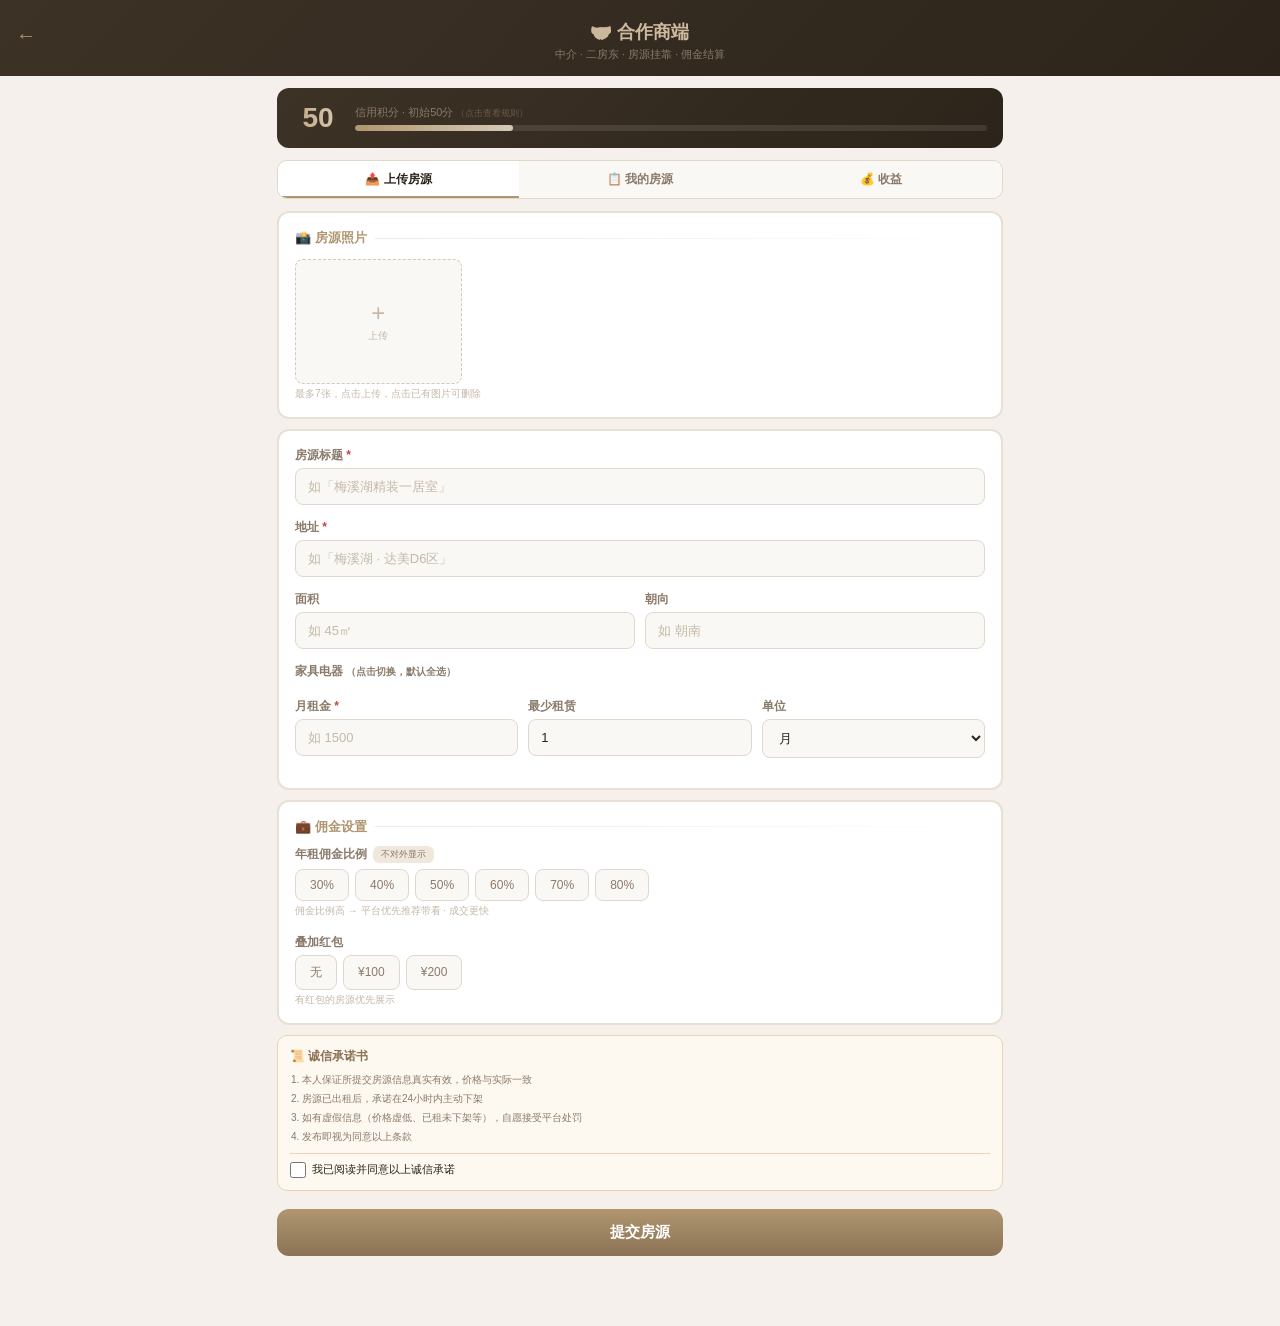
<file: partner.html>
<!DOCTYPE html>
<html lang="zh-CN">
<head>
    <meta charset="UTF-8"><meta name="viewport" content="width=device-width,initial-scale=1.0,maximum-scale=1.0,user-scalable=no">
    <title>金城公寓 - 合作商</title>
    <link rel="manifest" href="/manifest.json">
    <meta name="apple-mobile-web-app-capable" content="yes">
    <meta name="apple-mobile-web-app-status-bar-style" content="black-translucent">
    <meta name="apple-mobile-web-app-title" content="金城租房">
    <link rel="icon" type="image/svg+xml" href="/icon.svg">
    <link rel="apple-touch-icon" href="/icon-192.svg">
    <style>
        *{margin:0;padding:0;box-sizing:border-box;font-family:"微软雅黑","PingFang SC",sans-serif}
        body{background:#f5f0eb;min-height:100vh;color:#2c241a}
        .header{background:linear-gradient(135deg,#3d3226,#2c241a);color:#d4c9b8;padding:20px 16px 14px;position:relative}
        .header .back{position:absolute;left:12px;top:20px;font-size:20px;cursor:pointer;color:#b09670;padding:4px}
        .header h1{font-size:18px;font-weight:bold;text-align:center;background:linear-gradient(90deg,#c4a882,#d4c9b8);-webkit-background-clip:text;-webkit-text-fill-color:transparent}
        .header .sub{text-align:center;font-size:11px;color:#8a7a6a;margin-top:3px}
        .container{max-width:750px;margin:0 auto;padding:12px;padding-bottom:70px}
        .section-title{font-size:13px;font-weight:bold;color:#b09670;margin:14px 0 8px;display:flex;align-items:center;gap:8px}
        .section-title:after{content:'';flex:1;height:1px;background:linear-gradient(90deg,rgba(180,150,110,0.2),transparent)}
        .card{background:#fff;border-radius:12px;padding:16px;border:2px solid #e8e0d4;margin-bottom:10px}
        .form-group{margin-bottom:14px}
        .form-group label{font-size:12px;color:#8a7a6a;display:block;margin-bottom:4px;font-weight:600}
        .form-group input,.form-group select,.form-group textarea{width:100%;padding:10px 12px;border-radius:8px;border:1.5px solid #e0d8cc;background:#faf8f5;font-size:13px;outline:none;color:#2c241a;transition:border 0.2s}
        .form-group input:focus,.form-group select:focus,.form-group textarea:focus{border-color:#b09670}
        .form-group input::placeholder,.form-group textarea::placeholder{color:#c4b8a8}
        .form-group textarea{resize:vertical;min-height:60px;font-family:inherit}
        .form-row{display:flex;gap:10px}
        .form-row .form-group{flex:1}
        .form-hint{font-size:10px;color:#c4b8a8;margin-top:3px}
        .photo-grid{display:grid;grid-template-columns:repeat(4,1fr);gap:8px}
        .photo-grid .photo-box{aspect-ratio:4/3;border-radius:8px;border:1.5px dashed #d4c8b8;display:flex;flex-direction:column;align-items:center;justify-content:center;font-size:24px;color:#c4b8a8;cursor:pointer;overflow:hidden;position:relative;background:#faf8f5}
        .photo-grid .photo-box:active{background:#f0ebe4}
        .photo-grid .photo-box img{width:100%;height:100%;object-fit:cover}
        .photo-grid .photo-box .del{position:absolute;top:3px;right:3px;width:18px;height:18px;border-radius:50%;background:rgba(200,80,60,0.85);color:#fff;font-size:10px;display:flex;align-items:center;justify-content:center;cursor:pointer;z-index:2}
        .photo-grid .photo-box .num{position:absolute;bottom:3px;left:3px;font-size:9px;color:#fff;background:rgba(0,0,0,0.4);padding:1px 5px;border-radius:4px}
        .photo-grid .photo-box .add-text{font-size:10px;color:#c4b8a8;margin-top:2px}
        .commission-label{display:flex;align-items:center;gap:6px}
        .commission-label .badge{font-size:9px;background:#f0e8dc;color:#8a7a6a;padding:2px 8px;border-radius:6px}
        .tag-select{display:flex;gap:6px;flex-wrap:wrap}
        .tag-select .tag{display:flex;align-items:center;gap:4px;padding:8px 14px;border-radius:8px;border:1.5px solid #e0d8cc;background:#faf8f5;cursor:pointer;font-size:12px;color:#8a7a6a;transition:all 0.15s}
        .tag-select .tag:active{transform:scale(0.96)}
        .tag-select .tag.selected{border-color:#b09670;background:#f5ede0;color:#8a7355;font-weight:600}
        .tag-select .tag input[type=radio]{display:none}
        .submit-btn{width:100%;padding:14px;border:none;border-radius:12px;font-size:15px;font-weight:700;cursor:pointer;background:linear-gradient(180deg,#b09670,#8a7355);color:#fff;margin-top:6px}
        .submit-btn:active{transform:scale(0.97)}
        .submit-btn:disabled{opacity:0.5;cursor:not-allowed}
        .tabs{display:flex;gap:0;margin-bottom:12px;border-radius:10px;overflow:hidden;border:1.5px solid #e0d8cc}
        .tabs .tab{flex:1;padding:10px;text-align:center;font-size:12px;font-weight:600;cursor:pointer;background:#faf8f5;color:#8a7a6a;transition:all 0.15s}
        .tabs .tab.active{background:#fff;color:#2c241a;box-shadow:inset 0 -2px 0 #b09670}
        .page{display:none}
        .page.show{display:block}
        .empty-state{text-align:center;padding:30px 20px;color:#c4b8a8;font-size:13px;line-height:1.6}

        /* 信用分 */
        .credit-banner{background:linear-gradient(135deg,#3d3226,#2c241a);border-radius:12px;padding:14px 16px;margin-bottom:12px;display:flex;align-items:center;gap:12px}
        .credit-banner .score{font-size:28px;font-weight:bold;background:linear-gradient(90deg,#c4a882,#d4c9b8);-webkit-background-clip:text;-webkit-text-fill-color:transparent;min-width:50px;text-align:center}
        .credit-banner .info{flex:1}
        .credit-banner .info .lbl{font-size:11px;color:#8a7a6a}
        .credit-banner .info .bar-wrap{height:6px;background:rgba(255,255,255,0.1);border-radius:3px;margin-top:5px;overflow:hidden}
        .credit-banner .info .bar-fill{height:100%;border-radius:3px;transition:width 0.5s;background:linear-gradient(90deg,#b09670,#d4c9b8)}
        .credit-banner .warning{font-size:10px;color:#c86a5a;font-weight:600;background:rgba(200,80,60,0.1);padding:4px 10px;border-radius:6px;border:1px solid rgba(200,80,60,0.15)}

        /* 房源卡片（我的房源） */
        .my-listing{background:#fff;border-radius:12px;border:2px solid #e8e0d4;margin-bottom:8px;overflow:hidden}
        .my-listing .top{padding:12px 14px;display:flex;justify-content:space-between;align-items:flex-start}
        .my-listing .top h4{font-size:14px;color:#2c241a;font-weight:600}
        .my-listing .top .st{padding:2px 10px;border-radius:10px;font-size:10px;font-weight:bold}
        .my-listing .top .st.live{background:#e8f0e0;color:#5a7a4a}
        .my-listing .top .st.off{background:#f0e0dc;color:#8a5a4a}
        .my-listing .meta{padding:0 14px 8px;font-size:11px;color:#8a7a6a;line-height:1.5}
        .my-listing .meta .comm-tag{display:inline-block;padding:1px 6px;border-radius:4px;font-size:9px;background:#f5e6cc;color:#8b7355;margin:1px}
        .my-listing .meta .redpack-tag{background:#f5d0d0;color:#8a3a3a}
        .my-listing .btns{display:flex;border-top:1px solid #f0ebe3}
        .my-listing .btns button{flex:1;padding:10px;border:none;font-size:11px;font-weight:600;cursor:pointer;background:#faf8f5;color:#8a7a6a;transition:all 0.1s}
        .my-listing .btns button:active{background:#f0ebe4}
        .my-listing .btns button.danger{color:#c86a5a}
        .my-listing .btns button.green{color:#5a8a4a}
        .my-listing .thumbs{display:flex;gap:3px;padding:0 14px 8px;overflow-x:auto}
        .my-listing .thumbs img{width:50px;height:38px;border-radius:4px;object-fit:cover;border:1px solid #e8e0d4;flex-shrink:0}

        /* 诚信协议 */
        .agreement{background:#fdf8f0;border:1.5px solid #e8d4b8;border-radius:10px;padding:12px;margin-bottom:12px}
        .agreement .title{font-size:12px;font-weight:700;color:#8a7355;margin-bottom:6px}
        .agreement .rules{font-size:10px;color:#8a7a6a;line-height:1.7;padding-left:12px}
        .agreement .rules li{margin-bottom:2px}
        .agreement .check{display:flex;align-items:center;gap:6px;margin-top:8px;padding-top:8px;border-top:1px solid #e8d4b8}
        .agreement .check input{width:16px;height:16px;cursor:pointer}
        .agreement .check label{font-size:11px;color:#2c241a;cursor:pointer}

        /* 家具电器勾选网格 */
        .appliance-grid{display:grid;grid-template-columns:repeat(4,1fr);gap:6px;margin-top:4px}
        .appliance-grid .app-item{display:flex;align-items:center;gap:4px;padding:6px 8px;border-radius:8px;border:1.5px solid #e0d8cc;background:#faf8f5;cursor:pointer;font-size:11px;color:#8a7a6a;transition:all 0.12s;user-select:none}
        .appliance-grid .app-item:active{transform:scale(0.96)}
        .appliance-grid .app-item.checked{border-color:#b09670;background:#f5ede0;color:#8a7355;font-weight:600}

        /* 信用规则弹窗 */
        .rule-pop{position:fixed;top:0;left:0;right:0;bottom:0;background:rgba(0,0,0,0.5);z-index:200;display:none;align-items:center;justify-content:center}
        .rule-pop.show{display:flex}
        .rule-pop .box{background:#fff;border-radius:16px;padding:20px;max-width:320px;width:90%;max-height:70vh;overflow-y:auto}
        .rule-pop .box h3{font-size:15px;color:#2c241a;margin-bottom:10px}
        .rule-pop .box .r{display:flex;justify-content:space-between;padding:6px 0;font-size:11px;border-bottom:1px solid #f0ebe3}
        .rule-pop .box .r span{color:#2c241a}
        .rule-pop .box .r .p{font-weight:bold}
        .rule-pop .box .r .p.green{color:#5a8a4a}
        .rule-pop .box .r .p.red{color:#c86a5a}
        .rule-pop .box .close-btn{width:100%;padding:10px;border:none;border-radius:8px;background:#b09670;color:#fff;font-size:13px;font-weight:600;cursor:pointer;margin-top:12px}
    </style>
<script>if('serviceWorker' in navigator){window.addEventListener('load',function(){navigator.serviceWorker.register('/sw.js');});}</script>
</head>
<body>
    <div class="header">
        <div class="back" onclick="history.back()">←</div>
        <h1>🤝 合作商端</h1>
        <div class="sub">中介 · 二房东 · 房源挂靠 · 佣金结算</div>
    </div>

    <div class="container">
        <!-- 信用分 -->
        <div class="credit-banner" id="creditBanner" onclick="showRules()">
            <div class="score" id="creditScore">50</div>
            <div class="info">
                <div class="lbl">信用积分 · 初始50分 <span style="font-size:9px;color:#6a5a4a;">（点击查看规则）</span></div>
                <div class="bar-wrap"><div class="bar-fill" id="creditBar" style="width:25%"></div></div>
            </div>
            <div id="creditWarn" class="warning" style="display:none">⚠️ 低于40</div>
        </div>

        <div class="tabs">
            <div class="tab active" onclick="switchTab('upload')">📤 上传房源</div>
            <div class="tab" onclick="switchTab('my')">📋 我的房源</div>
            <div class="tab" onclick="switchTab('earn')">💰 收益</div>
        </div>

        <!-- ===== 上传房源 ===== -->
        <div class="page show" id="pageUpload">
            <div class="card">
                <div class="section-title" style="margin:0 0 12px 0">📸 房源照片</div>
                <div class="photo-grid" id="photoGrid">
                    <div class="photo-box" onclick="addPhoto(0)"><span>+</span><span class="add-text">上传</span></div>
                </div>
                <div class="form-hint">最多7张，点击上传，点击已有图片可删除</div>
            </div>

            <div class="card">
                <div class="form-group"><label>房源标题 <span style="color:#c44">*</span></label><input id="title" placeholder="如「梅溪湖精装一居室」"></div>
                <div class="form-group"><label>地址 <span style="color:#c44">*</span></label><input id="address" placeholder="如「梅溪湖 · 达美D6区」"></div>
                <div class="form-row">
                    <div class="form-group"><label>面积</label><input id="area" placeholder="如 45㎡"></div>
                    <div class="form-group"><label>朝向</label><input id="orient" placeholder="如 朝南"></div>
                </div>
                <div class="form-group"><label>家具电器 <span style="font-size:10px;color:#8a7a6a;">（点击切换，默认全选）</span></label><div class="appliance-grid" id="applianceGrid"></div><input type="hidden" id="appliances"></div>
                <div class="form-row">
                    <div class="form-group"><label>月租金 <span style="color:#c44">*</span></label><input id="price" type="number" placeholder="如 1500" min="1"></div>
                    <div class="form-group"><label>最少租赁</label><input id="minRent" type="number" placeholder="1" min="1" value="1"></div>
                    <div class="form-group"><label>单位</label>
                        <select id="minRentUnit"><option value="月">月</option><option value="天">天</option><option value="年">年</option></select>
                    </div>
                </div>
            </div>

            <div class="card">
                <div class="section-title" style="margin:0 0 10px 0">💼 佣金设置</div>
                <div class="commission-label">
                    <span style="font-size:12px;font-weight:600;color:#8a7a6a;">年租佣金比例</span>
                    <span class="badge">不对外显示</span>
                </div>
                <div class="tag-select" style="margin-top:6px">
                    <span class="tag" onclick="selectCommission(this,30)">30%</span>
                    <span class="tag" onclick="selectCommission(this,40)">40%</span>
                    <span class="tag active" onclick="selectCommission(this,50)">50%</span>
                    <span class="tag" onclick="selectCommission(this,60)">60%</span>
                    <span class="tag" onclick="selectCommission(this,70)">70%</span>
                    <span class="tag" onclick="selectCommission(this,80)">80%</span>
                </div>
                <div class="form-hint">佣金比例高 → 平台优先推荐带看 · 成交更快</div>

                <div style="margin-top:14px;">
                    <label style="font-size:12px;color:#8a7a6a;font-weight:600;">叠加红包</label>
                    <div class="tag-select" style="margin-top:4px">
                        <span class="tag active" onclick="selectRedpack(this,0)">无</span>
                        <span class="tag" onclick="selectRedpack(this,100)">¥100</span>
                        <span class="tag" onclick="selectRedpack(this,200)">¥200</span>
                    </div>
                    <div class="form-hint">有红包的房源优先展示</div>
                </div>
            </div>

            <!-- 诚信协议 -->
            <div class="agreement">
                <div class="title">📜 诚信承诺书</div>
                <ol class="rules">
                    <li>本人保证所提交房源信息真实有效，价格与实际一致</li>
                    <li>房源已出租后，承诺在24小时内主动下架</li>
                    <li>如有虚假信息（价格虚低、已租未下架等），自愿接受平台处罚</li>
                    <li>发布即视为同意以上条款</li>
                </ol>
                <div class="check">
                    <input type="checkbox" id="agreeCheck">
                    <label for="agreeCheck" onclick="">我已阅读并同意以上诚信承诺</label>
                </div>
            </div>

            <button class="submit-btn" id="submitBtn" onclick="submitListing()">提交房源</button>
        </div>

        <!-- ===== 我的房源 ===== -->
        <div class="page" id="pageMy">
            <div id="myListings"><div class="empty-state">加载中...</div></div>
        </div>

        <!-- ===== 收益 ===== -->
        <div class="page" id="pageEarn">
            <div style="display:flex;gap:6px;margin-bottom:10px">
                <span class="tab-comm active" id="tabComm" onclick="switchEarnTab('comm')" style="flex:1;text-align:center;padding:8px;border-radius:8px;font-size:12px;font-weight:600;background:#b09670;color:#fff;cursor:pointer">佣金记录</span>
                <span class="tab-view" id="tabView" onclick="switchEarnTab('view')" style="flex:1;text-align:center;padding:8px;border-radius:8px;font-size:12px;font-weight:600;background:#f0e8dc;color:#8a7a6a;cursor:pointer">带看记录</span>
            </div>
            <div id="earnContent"><div class="empty-state">📊 加载中...</div></div>
        </div>
    </div>

    <!-- 信用规则弹窗 -->
    <div class="rule-pop" id="rulePop" onclick="if(event.target===this)closeRules()">
        <div class="box">
            <h3>📋 信用积分规则</h3>
            <div class="r"><span>初始积分</span><span class="p">50分</span></div>
            <div class="r"><span>✅ 提交房源审核通过</span><span class="p green">+10分</span></div>
            <div class="r"><span>✅ 成交签约成功</span><span class="p green">+50分</span></div>
            <div class="r"><span>📢 诚信分高→平台优先推荐带看</span><span class="p green">排名靠前</span></div>
            <div class="r"><span>💼 佣金比例高→优先展示</span><span class="p green">带看意愿强</span></div>
            <div class="r"><span>❌ 价格虚低不真实</span><span class="p red">-20分</span></div>
            <div class="r"><span>❌ 已租未下架</span><span class="p red">-30分</span></div>
            <div style="font-size:10px;color:#c86a5a;padding-top:8px;line-height:1.5;">⚠️ 低于40分时信用亮红牌警示，平台将人工排查，电话沟通后仍不改正则强制下架房源</div>
            <button class="close-btn" onclick="closeRules()">知道了</button>
        </div>
    </div>

    <input type="file" id="photoInput" accept="image/*" style="display:none" multiple>

    <!-- 海报弹窗 -->
    <div class="rule-pop" id="posterModal" onclick="if(event.target===this)closePoster()">
        <div class="box" style="max-width:360px;padding:14px">
            <div style="text-align:center;font-size:11px;color:#5a7a4a;margin-bottom:10px">👇 长按图片保存 · 分享朋友圈</div>
            <div id="posterPreview" style="background:#fff;border-radius:10px;overflow:hidden;box-shadow:0 2px 12px rgba(0,0,0,.08)">
                <div id="posterContent" style="padding:0">
                    <div id="posterHeader" style="background:linear-gradient(135deg,#5a7a4a,#3a5a2a);color:#fff;padding:20px 16px 14px;text-align:center">
                        <div id="posterTitle" style="font-size:18px;font-weight:700;line-height:1.4">加载中...</div>
                        <div id="posterPrice" style="font-size:22px;font-weight:700;margin-top:6px"></div>
                        <div id="posterLocation" style="font-size:11px;opacity:.8;margin-top:4px"></div>
                    </div>
                    <div id="posterImages" style="display:flex;gap:2px;overflow:hidden;max-height:180px"></div>
                    <div style="padding:12px 14px">
                        <div id="posterDesc" style="font-size:12px;color:#5a4a3a;line-height:1.6;margin-bottom:8px"></div>
                        <div id="posterTags" style="display:flex;flex-wrap:wrap;gap:4px;margin-bottom:8px"></div>
                        <div id="posterContact" style="border-top:1px dashed #e8e0d4;padding-top:8px;font-size:11px;color:#8a7a6a;text-align:center">
                            📞 <span id="posterPhone"></span> · 💚 <span id="posterWechat"></span>
                        </div>
                        <div style="margin-top:8px;text-align:center;font-size:9px;color:#aaa">金城公寓 · 扫码看房</div>
                    </div>
                    <div id="posterQR" style="background:#f0ebe6;padding:10px;text-align:center;font-size:10px;color:#6a5a4a">
                        扫描二维码查看房源详情
                        <div id="qrCode" style="margin:6px auto;width:80px;height:80px;background:#fff;display:flex;align-items:center;justify-content:center;font-size:20px;border-radius:6px;border:1px solid #ddd">📱</div>
                    </div>
                </div>
            </div>
            <div style="display:flex;gap:8px;margin-top:10px">
                <button onclick="window.open(document.getElementById('posterLink').href)" style="flex:1;padding:10px;border:none;border-radius:8px;background:#b09670;color:#fff;font-size:13px;cursor:pointer">📤 分享链接</button>
                <button onclick="closePoster()" style="flex:1;padding:10px;border:none;border-radius:8px;background:#e0d8cc;color:#5a4a3a;font-size:13px;cursor:pointer">关闭</button>
            </div>
            <a id="posterLink" style="display:none"></a>
        </div>
    </div>

<script>
var PARTNER_ID = localStorage.getItem('partner_id') || 'partner_' + Date.now();
if(!localStorage.getItem('partner_id')){
    localStorage.setItem('partner_id', PARTNER_ID);
}
var photos = [];
var commissionRate = 50;
var redpackAmount = 0;
var APPLIANCE_LIST = ["空调","冰箱","洗衣机","电视","热水器","油烟机","1.5米床","1.8米床","梳妆台","衣柜","床头柜"];

// 初始化家具电器勾选
function initAppliances(){
    var grid = document.getElementById('applianceGrid');
    var h = '';
    for(var i=0;i<APPLIANCE_LIST.length;i++){
        h += '<div class="app-item checked" onclick="toggleApp(this,'+i+')">✅ '+APPLIANCE_LIST[i]+'</div>';
    }
    grid.innerHTML = h;
    updateAppliances();
}
function toggleApp(el,i){
    el.classList.toggle('checked');
    if(el.classList.contains('checked')) el.innerHTML = '✅ '+APPLIANCE_LIST[i];
    else el.innerHTML = '☐ '+APPLIANCE_LIST[i];
    updateAppliances();
}
function updateAppliances(){
    var items = document.querySelectorAll('.appliance-grid .app-item');
    var vals = [];
    for(var i=0;i<items.length;i++){
        if(items[i].classList.contains('checked')) vals.push(APPLIANCE_LIST[i]);
    }
    document.getElementById('appliances').value = vals.join('、');
}

// 切换tab
function switchTab(tab){
    document.querySelectorAll('.tabs .tab').forEach(function(t,i){
        t.classList.toggle('active', (i===0&&tab==='upload')||(i===1&&tab==='my')||(i===2&&tab==='earn'));
    });
    document.getElementById('pageUpload').style.display = tab==='upload'?'block':'none';
    document.getElementById('pageMy').style.display = tab==='my'?'block':'none';
    document.getElementById('pageEarn').style.display = tab==='earn'?'block':'none';
    if(tab==='my') loadMyListings();
    if(tab==='earn') loadEarnings();
}

// 信用分
function updateCredit(score){
    document.getElementById('creditScore').textContent = score;
    var pct = Math.min(100, Math.max(0, score));
    document.getElementById('creditBar').style.width = pct + '%';
    var warn = document.getElementById('creditWarn');
    if(score < 40){
        warn.style.display = 'block';
        document.getElementById('creditBanner').style.border = '1px solid rgba(200,80,60,0.3)';
    } else {
        warn.style.display = 'none';
        document.getElementById('creditBanner').style.border = 'none';
    }
}

function showRules(){ document.getElementById('rulePop').classList.add('show'); }
function closeRules(){ document.getElementById('rulePop').classList.remove('show'); }

// 图片上传
function addPhoto(idx){
    if(idx < photos.length){
        photos.splice(idx,1);
        renderPhotos();
        return;
    }
    if(photos.length >= 7){ showTip('最多上传7张图片'); return; }
    var input = document.getElementById('photoInput');
    input.value = '';
    input.click();
    input.onchange = function(e){
        var files = e.target.files;
        for(var i=0;i<files.length && photos.length<7;i++){
            (function(file){
                var reader = new FileReader();
                reader.onload = function(ev){ photos.push(ev.target.result); renderPhotos(); };
                reader.readAsDataURL(file);
            })(files[i]);
        }
    };
}

function renderPhotos(){
    var grid = document.getElementById('photoGrid');
    var html = '';
    for(var i=0;i<Math.min(photos.length,7);i++){
        html += '<div class="photo-box" onclick="addPhoto('+i+')"><img src="'+photos[i]+'"><span class="del" onclick="event.stopPropagation();photos.splice('+i+',1);renderPhotos()">✕</span><span class="num">'+(i+1)+'</span></div>';
    }
    if(photos.length < 7){
        html += '<div class="photo-box" onclick="addPhoto('+photos.length+')"><span>+</span><span class="add-text">上传</span></div>';
    }
    grid.innerHTML = html;
}

function selectCommission(el,rate){ commissionRate = rate; document.querySelectorAll('.tag-select .tag').forEach(function(t){t.classList.remove('active')}); el.classList.add('active'); }
function selectRedpack(el,amount){ redpackAmount = amount; document.querySelectorAll('.tag-select .tag').forEach(function(t){t.classList.remove('active')}); el.classList.add('active'); }

// 提交房源
function submitListing(){
    var agree = document.getElementById('agreeCheck');
    if(!agree.checked){ showTip('请先勾选诚信承诺'); return; }

    var title = document.getElementById('title').value.trim();
    var address = document.getElementById('address').value.trim();
    var price = document.getElementById('price').value.trim();
    if(!title){ showTip('请填写房源标题'); return; }
    if(!address){ showTip('请填写地址'); return; }
    if(!price || parseFloat(price) <= 0){ showTip('请填写正确的月租金'); return; }

    var data = {
        type: 'listing',
        partner_id: PARTNER_ID,
        title: title,
        address: address,
        area: document.getElementById('area').value.trim(),
        orient: document.getElementById('orient').value.trim(),
        appliances: document.getElementById('appliances').value.trim(),
        price: parseFloat(price),
        minRent: document.getElementById('minRent').value,
        minRentUnit: document.getElementById('minRentUnit').value,
        commission: commissionRate,
        redpack: redpackAmount,
        photos: photos
    };

    var btn = document.getElementById('submitBtn');
    btn.disabled = true; btn.textContent = '提交中...';

    try {
        var xhr = new XMLHttpRequest();
        xhr.open('POST', '/api/jincheng/listing?_t='+Date.now(), false);
        xhr.setRequestHeader('Content-Type','application/json');
        xhr.send(JSON.stringify(data));
        var d = JSON.parse(xhr.responseText);
        btn.disabled = false; btn.textContent = '提交房源';
        if(d.code === 0){
            showTip('✅ 发布成功！信用分 +10');
            if(d.listing && d.listing.partner_name) localStorage.setItem('partner_name', d.listing.partner_name);
            document.getElementById('title').value = '';
            document.getElementById('address').value = '';
            document.getElementById('area').value = '';
            document.getElementById('orient').value = '';
            document.getElementById('appliances').value = '';
            document.getElementById('price').value = '';
            photos = [];
            renderPhotos();
            agree.checked = false;
            loadCredit();
            switchTab('my');
        } else {
            showTip('❌ 发布失败：'+(d.msg||'请稍后重试'));
        }
    } catch(e){
        btn.disabled = false; btn.textContent = '提交房源';
        showTip('❌ 网络异常，请检查后重试');
    }
}

// 加载我的房源
function loadMyListings(){
    var el = document.getElementById('myListings');
    try {
        var xhr = new XMLHttpRequest();
        xhr.open('GET', '/api/jincheng/partner_listings?partner_id='+PARTNER_ID+'&_t='+Date.now(), false);
        xhr.send();
        var d = JSON.parse(xhr.responseText);
        if(d.code === 0 && d.data && d.data.length > 0){
            var h = '';
            for(var i=0;i<d.data.length;i++){
                var l = d.data[i];
                var stClass = 'live';
                var stText = '已发布';
                if(l.status === '已下架'){ stClass = 'off'; stText = '已下架'; }
                if(l.status === '待审核'){ stClass = 'off'; stText = '待审核'; }
                var commHtml = '佣金 '+l.commission+'%';
                if(l.redpack > 0) commHtml += ' · 🎁 ¥'+l.redpack;
                var thumbs = '';
                if(l.photos && l.photos.length > 0){
                    thumbs = '<div class="thumbs">';
                    for(var p=0;p<Math.min(l.photos.length,5);p++){
                        thumbs += '<img src="'+l.photos[p]+'">';
                    }
                    thumbs += '</div>';
                }
                h += '<div class="my-listing">'+
                    '<div class="top"><h4>'+escHtml(l.title)+'</h4><span class="st '+stClass+'">'+stText+'</span></div>'+
                    '<div class="meta">📍 '+escHtml(l.address)+' · '+(l.area||'')+'<br>¥'+(l.price||0)+'/月 · '+commHtml+'</div>'+
                    thumbs+
                    '<div class="btns">'+
                        '<button style="background:#b09670;color:#fff" onclick="generateMyPoster()">📢 生成我的海报</button>' +
                        (l.status !== '已下架' ? '<button class="danger" onclick="offlineListing(\\''+l.id+'\\')">⬇️ 下架</button><button onclick="editListing(\\''+l.id+'\\')">✏️ 编辑</button>' : '<button onclick="relistListing(\\''+l.id+'\\')">🔄 重新发布</button>')+
                    '</div></div>';
            }
            el.innerHTML = h;
        } else {
            el.innerHTML = '<div class="empty-state">📭 暂无房源<br><span style="font-size:11px;">上传房源后，会显示在这里</span></div>';
        }
    } catch(e){
        el.innerHTML = '<div class="empty-state">⚠️ 加载失败</div>';
    }
}

// 下架
function offlineListing(id){
    if(!confirm('确定下架该房源？下架后租客将无法看到此房源')) return;
    try {
        var xhr = new XMLHttpRequest();
        xhr.open('POST', '/api/jincheng/listing/offline?_t='+Date.now(), false);
        xhr.setRequestHeader('Content-Type','application/json');
        xhr.send(JSON.stringify({id:id, partner_id:PARTNER_ID}));
        var d = JSON.parse(xhr.responseText);
        if(d.code === 0){ showTip('已下架'); loadMyListings(); }
        else showTip('操作失败');
    } catch(e){ showTip('网络错误'); }
}

// 重新发布
function relistListing(id){
    try {
        var xhr = new XMLHttpRequest();
        xhr.open('POST', '/api/jincheng/listing/relist?_t='+Date.now(), false);
        xhr.setRequestHeader('Content-Type','application/json');
        xhr.send(JSON.stringify({id:id, partner_id:PARTNER_ID}));
        var d = JSON.parse(xhr.responseText);
        if(d.code === 0){ showTip('已重新发布'); loadMyListings(); }
        else showTip('操作失败');
    } catch(e){ showTip('网络错误'); }
}

// 编辑（简化为重新提交，后续可迭代为弹窗编辑）
function editListing(id){
    showTip('请在页面顶部重新上传编辑后的房源');
    switchTab('upload');
}

// 收益Tab切换
var earnTab = 'comm';

function switchEarnTab(tab){
    earnTab = tab;
    document.getElementById('tabComm').style.background = tab==='comm' ? '#b09670' : '#f0e8dc';
    document.getElementById('tabComm').style.color = tab==='comm' ? '#fff' : '#8a7a6a';
    document.getElementById('tabView').style.background = tab==='view' ? '#b09670' : '#f0e8dc';
    document.getElementById('tabView').style.color = tab==='view' ? '#fff' : '#8a7a6a';
    loadEarnings();
}

// 加载收益/带看
function loadEarnings(){
    var el = document.getElementById('earnContent');
    if(earnTab === 'comm'){
        // 佣金记录
        try {
            var xhr = new XMLHttpRequest();
            xhr.open('GET', '/api/partner/commission?partner='+PARTNER_ID+'&_t='+Date.now(), false);
            xhr.send();
            var d = JSON.parse(xhr.responseText);
            if(d.code === 0 && d.records && d.records.length > 0){
                var h = '<div style="display:flex;gap:10px;margin-bottom:10px">'+
                    '<div style="flex:1;background:#fff;border-radius:10px;padding:12px;text-align:center;border:1px solid #e8e0d4"><div style="font-size:20px;font-weight:bold;color:#b09670">¥'+(d.total||0)+'</div><div style="font-size:10px;color:#8a7a6a;margin-top:2px">总佣金</div></div>'+
                    '<div style="flex:1;background:#fff;border-radius:10px;padding:12px;text-align:center;border:1px solid #e8e0d4"><div style="font-size:20px;font-weight:bold;color:#5a8a4a">¥'+(d.paid||0)+'</div><div style="font-size:10px;color:#8a7a6a;margin-top:2px">已结算</div></div>'+
                    '<div style="flex:1;background:#fff;border-radius:10px;padding:12px;text-align:center;border:1px solid #e8e0d4"><div style="font-size:20px;font-weight:bold;color:#c86a5a">¥'+(d.pending||0)+'</div><div style="font-size:10px;color:#8a7a6a;margin-top:2px">待结算</div></div></div>'+
                    '<div style="text-align:center;margin-bottom:10px"><span onclick="showWithdraw('+(d.pending||0)+')" style="display:inline-block;padding:8px 20px;border-radius:8px;font-size:12px;font-weight:600;background:linear-gradient(135deg,#5a8a4a,#4a7a3a);color:#fff;cursor:pointer">💸 申请提现</span></div>';
                for(var i=0;i<d.records.length;i++){
                    var e = d.records[i];
                    h += '<div class="card" style="padding:12px;"><div class="form-row"><span style="font-size:13px;color:#2c241a;font-weight:600;">'+escHtml(e.title||'房源佣金')+'</span><span style="font-size:13px;'+((e.status==='paid'?'color:#5a8a4a':'color:#c86a5a'))+';font-weight:bold;">¥'+e.amount+'</span></div><div style="font-size:10px;color:#8a7a6a;margin-top:4px;">'+escHtml(e.time)+' · '+escHtml(e.note||'')+' · <span style="color:'+(e.status==='paid'?'#5a8a4a':'#c86a5a')+'">'+(e.status==='paid'?'已结算':'待结算')+'</span></div></div>';
                }
                el.innerHTML = h;
            } else {
                el.innerHTML = '<div class="empty-state">📊 暂无佣金<br><span style="font-size:11px;">房源成交后佣金会显示在这里</span></div>';
            }
        } catch(e){
            el.innerHTML = '<div class="empty-state">⚠️ 加载失败</div>';
        }
    } else {
        // 带看记录
        try {
            var xhr = new XMLHttpRequest();
            xhr.open('GET', '/api/partner/views?partner='+PARTNER_ID+'&_t='+Date.now(), false);
            xhr.send();
            var d = JSON.parse(xhr.responseText);
            if(d.code === 0 && d.views && d.views.length > 0){
                var h = '<div style="font-size:11px;color:#8a7a6a;margin-bottom:8px">📋 共 '+d.views.length+' 条带看记录</div>'+
                    '<div style="display:flex;gap:6px;margin-bottom:10px">'+
                    '<span class="add-view-btn" onclick="showAddView()" style="flex:1;padding:10px;text-align:center;border-radius:8px;font-size:12px;font-weight:600;background:linear-gradient(135deg,#b09670,#8a7355);color:#fff;cursor:pointer">+ 新增带看</span></div>';
                for(var i=0;i<d.views.length;i++){
                    var v = d.views[i];
                    h += '<div class="card" style="padding:12px;"><div style="display:flex;justify-content:space-between"><span style="font-size:13px;font-weight:600;color:#2c241a">'+escHtml(v.customer)+'</span><span style="font-size:11px;color:#8a7a6a">'+v.time+'</span></div><div style="font-size:11px;color:#6a5a4a;margin-top:3px">📞 '+escHtml(v.phone)+'</div>'+(v.room?'<div style="font-size:11px;color:#6a5a4a;margin-top:2px">🏠 '+escHtml(v.room)+'</div>':'')+(v.note?'<div style="font-size:10px;color:#8a7a6a;margin-top:4px">📝 '+escHtml(v.note)+'</div>':'')+'</div>';
                }
                el.innerHTML = h;
            } else {
                el.innerHTML = '<div class="empty-state">📋 暂无带看记录<br><span style="font-size:11px;">点击下方按钮新增带看记录</span></div>'+
                    '<div style="text-align:center;margin-top:10px"><span onclick="showAddView()" style="display:inline-block;padding:10px 24px;border-radius:8px;font-size:13px;font-weight:600;background:linear-gradient(135deg,#b09670,#8a7355);color:#fff;cursor:pointer">+ 新增带看</span></div>';
            }
        } catch(e){
            el.innerHTML = '<div class="empty-state">⚠️ 加载失败</div>';
        }
    }
}

// 新增带看弹窗
function showAddView(){
    var cus = prompt('请输入客户姓名');
    if(!cus) return;
    var phone = prompt('请输入客户电话');
    if(!phone) return;
    var room = prompt('看哪个房源？（可选）') || '';
    var note = prompt('备注信息（可选）') || '';
    try {
        var xhr = new XMLHttpRequest();
        xhr.open('POST', '/api/partner/add_view?_t='+Date.now(), false);
        xhr.setRequestHeader('Content-Type','application/json');
        xhr.send(JSON.stringify({partner:PARTNER_ID, customer:cus, phone:phone, room:room, note:note}));
        var d = JSON.parse(xhr.responseText);
        if(d.code===0){ showTip('✅ 带看记录已提交'); loadEarnings(); }
        else showTip('❌ '+d.msg);
    } catch(e){ showTip('❌ 网络异常'); }
}

// 加载信用分
function loadCredit(){
    try {
        var xhr = new XMLHttpRequest();
        xhr.open('GET', '/api/jincheng/credit?partner_id='+PARTNER_ID+'&_t='+Date.now(), false);
        xhr.send();
        var d = JSON.parse(xhr.responseText);
        if(d.code === 0){ updateCredit(d.score); }
    } catch(e){}
}

function escHtml(s){return String(s||'').replace(/[&<>"']/g,function(m){return {'&':'&amp;','<':'&lt;','>':'&gt;','"':'&quot;',"'":'&#39;'}[m]})}

// 生成合作商综合海报（旗下所有房源，不单独生成每个房源）
function generateMyPoster(){
    try {
        var xhr = new XMLHttpRequest();
        xhr.open('GET', '/api/jincheng/partner_listings?partner_id='+PARTNER_ID+'&_t='+Date.now(), false);
        xhr.send();
        var d = JSON.parse(xhr.responseText);
        if(d.code !== 0 || !d.data || d.data.length === 0){
            showTip('您还没有房源，请先上传');
            return;
        }
        var listings = d.data;
        // 标题：合作商名称
        var pName = localStorage.getItem('partner_name') || '合租伙伴';
        document.getElementById('posterTitle').textContent = pName + '·优质房源';
        
        // 价格：展示价格区间
        var prices = listings.map(function(l){ return l.price || 0; });
        var minP = Math.min.apply(null, prices);
        var maxP = Math.max.apply(null, prices);
        document.getElementById('posterPrice').textContent = '¥' + minP + '~' + maxP + '/月';
        document.getElementById('posterLocation').textContent = '共 ' + listings.length + ' 套 · 随时看房';
        
        // 图片：展示所有房源的首张图
        var allImgs = [];
        for(var i=0;i<listings.length;i++){
            if(listings[i].photos && listings[i].photos.length > 0){
                allImgs.push(listings[i].photos[0]);
            }
            if(allImgs.length >= 3) break;
        }
        var imgHtml = '';
        if(allImgs.length > 0){
            for(var i=0;i<allImgs.length;i++){
                imgHtml += '<div style="flex:1;overflow:hidden"><img src="'+allImgs[i]+'" style="width:100%;height:100%;object-fit:cover;display:block"></div>';
            }
        } else {
            imgHtml = '<div style="flex:1;background:#e8e3de;height:120px;display:flex;align-items:center;justify-content:center;font-size:40px">🏠</div>';
        }
        document.getElementById('posterImages').innerHTML = imgHtml;
        
        // 描述：展示房源列表
        var descHtml = '';
        for(var i=0;i<Math.min(listings.length,10);i++){
            var l = listings[i];
            var stIcon = l.status === '已发布' ? '🟢' : '⚪';
            descHtml += stIcon + ' ' + escHtml(l.title) + ' ¥' + (l.price||0) + '/月\n';
        }
        if(listings.length > 10) descHtml += '…还有' + (listings.length-10) + '套';
        document.getElementById('posterDesc').textContent = descHtml || '精装修房源，配套齐全';
        
        // 标签
        document.getElementById('posterTags').innerHTML = '<span style="background:#f0ebe6;padding:2px 8px;border-radius:4px;font-size:10px;color:#5a4a3a">直租无中介费</span><span style="background:#f0ebe6;padding:2px 8px;border-radius:4px;font-size:10px;color:#5a4a3a">' + listings.length + '套房源可选</span>';
        
        // 联系方式
        document.getElementById('posterPhone').textContent = '19376871386';
        document.getElementById('posterWechat').textContent = 'ogm161413';
        
        // 链接：扫码后打开合作商专属页面，显示该合作商所有房源
        var url = window.location.origin + '/jincheng/poster.html?partner=' + encodeURIComponent(PARTNER_ID);
        document.getElementById('posterLink').href = url;
        document.getElementById('qrCode').innerHTML = '<a href="'+url+'" style="font-size:9px;color:#5a7a4a;text-decoration:none;word-break:break-all;padding:4px">📱 扫码看全部房源</a>';
        
        document.getElementById('posterModal').classList.add('show');
    } catch(e){
        showTip('加载失败，请稍后重试');
    }
}

function fillPoster(rm){
    var priceStr = rm.price_night ? '¥'+rm.price_night+'/晚' : '¥'+rm.price_month+'/月';
    document.getElementById('posterTitle').textContent = rm.title;
    document.getElementById('posterPrice').textContent = priceStr;
    document.getElementById('posterLocation').textContent = '📍 '+rm.location+' · '+rm.area;

    // 图片
    var imgs = rm.images && rm.images.length > 0 ? rm.images : [];
    var imgHtml = '';
    for(var i=0;i<Math.min(imgs.length,3);i++){
        imgHtml += '<div style="flex:1;overflow:hidden"><img src="'+imgs[i]+'" style="width:100%;height:100%;object-fit:cover;display:block"></div>';
    }
    if(!imgHtml) imgHtml = '<div style="flex:1;background:#e8e3de;height:120px;display:flex;align-items:center;justify-content:center;font-size:40px">🏠</div>';
    document.getElementById('posterImages').innerHTML = imgHtml;

    // 描述
    document.getElementById('posterDesc').textContent = rm.desc || '精装修房源，配套齐全，拎包入住';

    // 标签
    var tagHtml = '';
    if(rm.tags && rm.tags.length){
        for(var i=0;i<rm.tags.length;i++){
            tagHtml += '<span style="background:#f0ebe6;padding:2px 8px;border-radius:4px;font-size:10px;color:#5a4a3a">'+escHtml(rm.tags[i])+'</span>';
        }
    }
    document.getElementById('posterTags').innerHTML = tagHtml;

    // 联系方式
    var phone = rm.contact && rm.contact.phone ? rm.contact.phone : '19376871386';
    var wechat = rm.contact && rm.contact.wechat ? rm.contact.wechat : 'ogm161413';
    document.getElementById('posterPhone').textContent = phone;
    document.getElementById('posterWechat').textContent = wechat;

    // 链接
    var url = window.location.origin + '/jincheng/poster.html?room=' + encodeURIComponent(rm.title);
    document.getElementById('posterLink').href = url;

    // QR码区域显示链接
    document.getElementById('qrCode').innerHTML = '<a href="'+url+'" style="font-size:9px;color:#5a7a4a;text-decoration:none;word-break:break-all;padding:4px">📱 扫码</a>';

    document.getElementById('posterModal').classList.add('show');
}

function fillPosterFromListing(title){
    // 从我的房源列表DOM取数据
    var listings = document.querySelectorAll('.my-listing');
    for(var i=0;i<listings.length;i++){
        var h4 = listings[i].querySelector('h4');
        if(h4 && h4.textContent.indexOf(title) > -1){
            var meta = listings[i].querySelector('.meta');
            var priceText = meta ? meta.textContent : '';
            var imgs = listings[i].querySelectorAll('.thumbs img');
            var imgHtml = '';
            if(imgs.length > 0){
                for(var j=0;j<Math.min(imgs.length,3);j++){
                    imgHtml += '<div style="flex:1;overflow:hidden"><img src="'+imgs[j].src+'" style="width:100%;height:100%;object-fit:cover;display:block"></div>';
                }
            } else {
                imgHtml = '<div style="flex:1;background:#e8e3de;height:120px;display:flex;align-items:center;justify-content:center;font-size:40px">🏠</div>';
            }
            document.getElementById('posterTitle').textContent = title;
            document.getElementById('posterPrice').textContent = priceText.match(/¥[\d,]+/)?.[0] || '';
            document.getElementById('posterLocation').textContent = priceText.replace(/¥[\d,]+\/月/g,'').trim() || '';
            document.getElementById('posterImages').innerHTML = imgHtml;
            document.getElementById('posterDesc').textContent = '精装修房源，配套齐全，拎包入住';
            document.getElementById('posterTags').innerHTML = '';
            document.getElementById('posterPhone').textContent = '19376871386';
            document.getElementById('posterWechat').textContent = 'ogm161413';
            var url = window.location.origin + '/jincheng/poster.html?room=' + encodeURIComponent(title);
            document.getElementById('posterLink').href = url;
            document.getElementById('qrCode').innerHTML = '<a href="'+url+'" style="font-size:9px;color:#5a7a4a;text-decoration:none;word-break:break-all;padding:4px">📱 扫码</a>';
            document.getElementById('posterModal').classList.add('show');
            return;
        }
    }
    showTip('未找到该房源');
}

function closePoster(){
    document.getElementById('posterModal').classList.remove('show');
}

// 提现弹窗
function showWithdraw(maxAmt){
    var amt = prompt('可提现余额：¥'+maxAmt+'\n请输入提现金额（元）：');
    if(!amt) return;
    amt = parseFloat(amt);
    if(isNaN(amt) || amt <= 0){ showTip('请输入有效金额'); return; }
    if(amt > maxAmt){ showTip('提现金额不能超过可提现余额'); return; }
    var account = prompt('请输入收款账号\n（微信/支付宝/银行卡号）：');
    if(!account || !account.trim()){ showTip('请输入收款账号'); return; }
    try {
        var xhr = new XMLHttpRequest();
        xhr.open('POST', '/api/partner/withdraw?_t='+Date.now(), false);
        xhr.setRequestHeader('Content-Type','application/json');
        xhr.send(JSON.stringify({partner:PARTNER_ID, amount:amt, account:account.trim()}));
        var d = JSON.parse(xhr.responseText);
        if(d.code===0){ showTip('✅ '+d.msg); loadEarnings(); }
        else showTip('❌ '+d.msg);
    } catch(e){ showTip('❌ 网络异常'); }
}
function showTip(msg){
    var el = document.createElement('div');
    el.style.cssText = 'position:fixed;top:50%;left:50%;transform:translate(-50%,-50%);padding:14px 24px;border-radius:12px;font-size:14px;font-weight:600;z-index:999;text-align:center;max-width:280px;background:rgba(44,36,26,0.92);color:#d4c9b8;border:1px solid #4a4040;backdrop-filter:blur(8px);animation:fadeIn 0.2s ease';
    el.textContent = msg;
    document.body.appendChild(el);
    setTimeout(function(){ el.style.opacity='0'; el.style.transition='opacity 0.3s'; setTimeout(function(){el.remove()},300) }, 2000);
}

// 初始化
loadCredit();
initAppliances();
</script>
<style>
@keyframes fadeIn{from{opacity:0;transform:translate(-50%,-50%) scale(0.9)}to{opacity:1;transform:translate(-50%,-50%) scale(1)}}
</style>
</body>
</html>
</file>
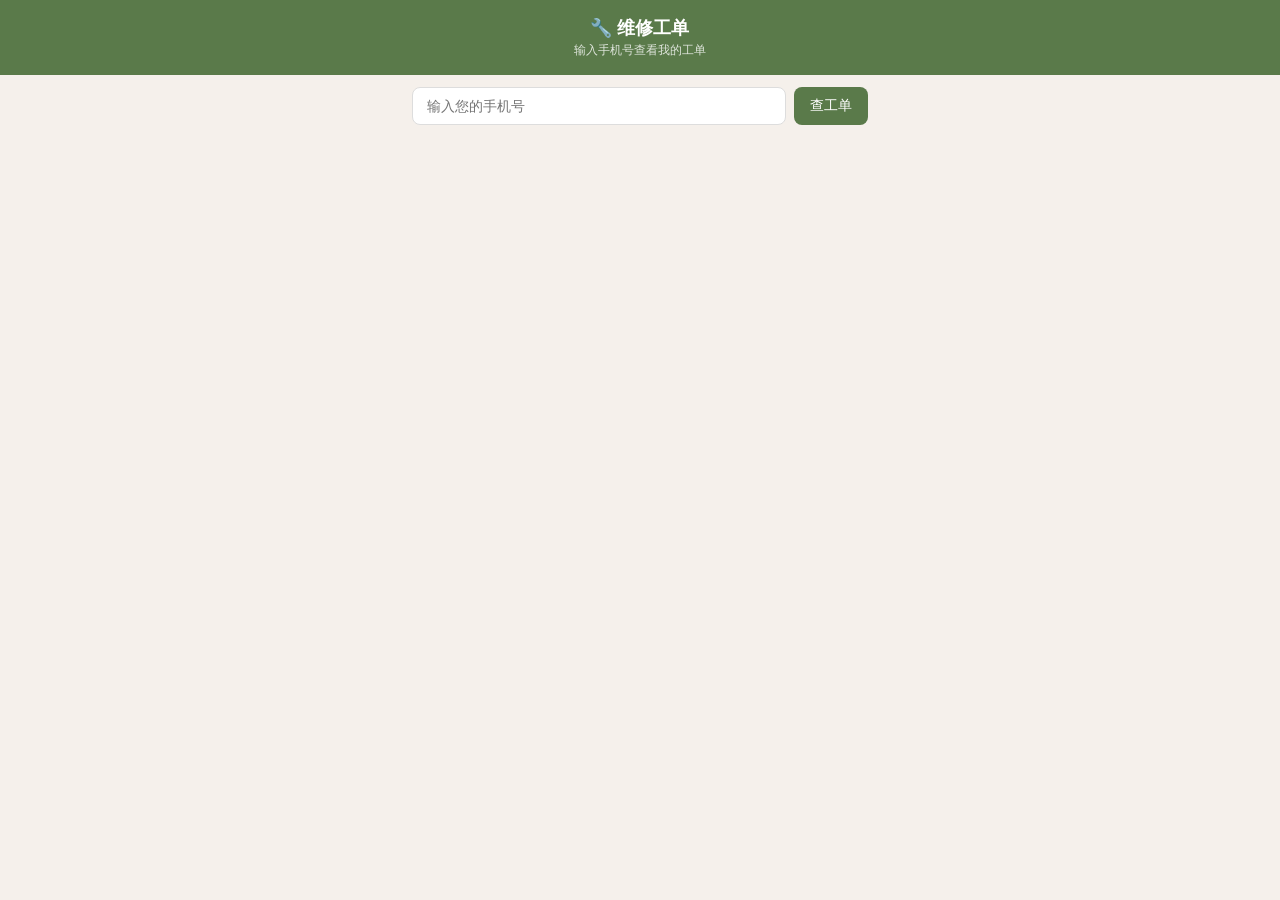
<file: worker.html>
<!DOCTYPE html>
<html lang="zh-CN">
<head>
<meta charset="UTF-8">
<meta name="viewport" content="width=device-width, initial-scale=1.0, maximum-scale=1.0, user-scalable=no">
<title>维修师傅</title>
<link rel="manifest" href="/manifest.json">
    <link rel="icon" type="image/svg+xml" href="/icon.svg">
    <link rel="apple-touch-icon" href="/icon-192.svg">
<meta name="apple-mobile-web-app-capable" content="yes">
<meta name="apple-mobile-web-app-status-bar-style" content="white">
<style>
*{margin:0;padding:0;box-sizing:border-box}
body{font-family:-apple-system,'PingFang SC','Helvetica Neue',sans-serif;background:#f5f0eb;color:#2c241a;min-height:100vh}
.header{background:#5a7a4a;color:#fff;padding:16px;position:sticky;top:0;z-index:10;text-align:center}
.header h1{font-size:18px;font-weight:600}
.header p{font-size:12px;opacity:.8;margin-top:2px}
.container{max-width:480px;margin:0 auto;padding:12px}
.card{background:#fff;border-radius:12px;padding:14px;margin-bottom:10px}
.card h3{font-size:14px;font-weight:600}
.card .meta{font-size:12px;color:#6a5a4a;margin-top:4px}
.card .prob{font-size:13px;color:#2c241a;margin-top:6px;line-height:1.5}
.status{display:inline-block;font-size:11px;padding:2px 8px;border-radius:6px;font-weight:500;margin-left:6px}
.status.pending{background:#f5e6cc;color:#8a7355}
.status.doing{background:#e0e8f0;color:#4a5a7a}
.status.done{background:#e8f0e0;color:#5a7a4a}
.action-row{display:flex;gap:8px;margin-top:10px}
.action-btn{flex:1;padding:10px;border:none;border-radius:8px;font-size:13px;font-weight:500;cursor:pointer;text-align:center}
.action-btn.green{background:#5a7a4a;color:#fff}
.action-btn.gray{background:#e0ddd8;color:#4a3a2a}
.action-btn.blue{background:#4a5a7a;color:#fff}
.tabs{display:flex;background:#e8e3de;border-radius:10px;margin-bottom:12px;overflow:hidden}
.tabs span{flex:1;padding:10px;text-align:center;font-size:13px;cursor:pointer;transition:all .2s}
.tabs span.active{background:#fff;font-weight:600;box-shadow:0 1px 4px rgba(0,0,0,.1);border-radius:10px}
.empty{text-align:center;padding:40px 20px;color:#8a7a6a;font-size:14px}
.empty .icon{font-size:40px;margin-bottom:10px}
.photo-grid{display:flex;gap:6px;margin-top:8px;flex-wrap:wrap}
.photo-grid img{width:60px;height:60px;border-radius:6px;object-fit:cover}
.photo-upload{width:60px;height:60px;border:2px dashed #ccc;border-radius:6px;display:flex;align-items:center;justify-content:center;font-size:20px;color:#aaa;cursor:pointer}
.modal-overlay{position:fixed;top:0;left:0;right:0;bottom:0;background:rgba(0,0,0,.4);z-index:100;display:none;align-items:center;justify-content:center}
.modal-overlay.show{display:flex}
.modal-box{background:#fff;border-radius:16px;padding:20px;width:90%;max-width:380px;max-height:80vh;overflow-y:auto}
.modal-box h2{font-size:16px;margin-bottom:12px}
.form-group{margin-bottom:12px}
.form-group label{font-size:12px;color:#6a5a4a;display:block;margin-bottom:4px}
.form-group textarea{width:100%;padding:10px;border:1px solid #ddd;border-radius:8px;font-size:14px;resize:vertical;min-height:60px;font-family:inherit}
.modal-actions{display:flex;gap:8px;margin-top:14px}
.toast{position:fixed;top:50%;left:50%;transform:translate(-50%,-50%);background:#3a3026;color:#f5f0eb;padding:12px 24px;border-radius:12px;font-size:14px;z-index:200;display:none}
</style>
<script>
if ('serviceWorker' in navigator) {
    navigator.serviceWorker.register('/sw.js')
        .then(function(reg) { console.log('SW registered', reg.scope); })
        .catch(function(err) { console.log('SW registration failed', err); });
}
</script>
</head>
<body>
<div class="header">
    <h1>🔧 维修工单</h1>
    <p>输入手机号查看我的工单</p>
</div>
<div class="container" id="app">
    <div style="display:flex;gap:8px;margin-bottom:12px">
        <input id="phoneInput" type="tel" placeholder="输入您的手机号" style="flex:1;padding:10px 14px;border:1px solid #ddd;border-radius:8px;font-size:14px;background:#fff">
        <button onclick="login()" style="padding:10px 16px;background:#5a7a4a;color:#fff;border:none;border-radius:8px;font-size:14px;cursor:pointer">查工单</button>
    </div>
    <div id="workerName" style="display:none;padding:10px 14px;background:#e8f0e0;border-radius:8px;margin-bottom:12px;font-size:13px">👤 维修师傅：<strong id="workerNameText"></strong></div>
    <div class="tabs" id="tabBar" style="display:none">
        <span class="active" onclick="switchTab('pending')">🕐 待处理</span>
        <span onclick="switchTab('doing')">🔧 维修中</span>
        <span onclick="switchTab('done')">✅ 已完成</span>
    </div>
    <div id="repairList"></div>
</div>

<!-- 完工弹窗 -->
<div class="modal-overlay" id="modal">
<div class="modal-box">
    <h2>✏️ 完工登记</h2>
    <div class="form-group">
        <label>维修备注</label>
        <textarea id="noteInput" placeholder="记录维修情况、更换的配件等..."></textarea>
    </div>
    <div class="form-group">
        <label>完工照片（最多2张）</label>
        <div class="photo-grid" id="photoGrid"></div>
        <input type="file" id="fileInput" accept="image/*" style="display:none" multiple>
    </div>
    <div class="modal-actions">
        <button class="action-btn gray" onclick="closeModal()">取消</button>
        <button class="action-btn green" onclick="confirmComplete()">✅ 确认完工</button>
    </div>
</div>
</div>
<div class="toast" id="toast"></div>

<script>
var allRepairs = [];
var currentPhone = '';
var currentTab = 'pending';
var completePhotos = [];
var completeId = '';

function login(){
    var phone = document.getElementById('phoneInput').value.trim();
    if(!phone || !/^1\d{10}$/.test(phone)){
        showToast('请输入正确的手机号');
        return;
    }
    currentPhone = phone;
    document.getElementById('workerName').style.display = 'block';
    document.getElementById('workerNameText').textContent = phone;
    document.getElementById('tabBar').style.display = 'flex';
    loadRepairs();
}

function loadRepairs(){
    fetch('/api/rent/repairs?t='+Date.now())
    .then(function(r){ return r.json(); })
    .then(function(d){
        if(d.code === 0 && d.data){
            // 模拟分配规则：简单轮询，这里让维修师傅看到所有自己手机号命名的工单
            // 如果没有按人分，就全部显示（小团队模式）
            allRepairs = d.data;
            render();
        }else{
            showToast('加载失败');
        }
    }).catch(function(){
        showToast('网络异常');
    });
}

function switchTab(tab){
    currentTab = tab;
    var btns = document.querySelectorAll('.tabs span');
    for(var i=0;i<btns.length;i++){
        if(tab==='pending' && i===0) btns[i].classList.add('active');
        else if(tab==='doing' && i===1) btns[i].classList.add('active');
        else if(tab==='done' && i===2) btns[i].classList.add('active');
        else btns[i].classList.remove('active');
    }
    render();
}

function render(){
    var filtered = allRepairs.filter(function(r){
        if(currentTab === 'pending') return !r.status || r.status === '待处理';
        else if(currentTab === 'doing') return r.status === '维修中';
        else return r.status === '已完成';
    });

    var h = '';
    if(filtered.length === 0){
        h = '<div class="empty"><div class="icon">🔧</div>暂无'+ (currentTab==='pending'?'待处理':(currentTab==='doing'?'维修中':'已完成')) +'工单</div>';
        document.getElementById('repairList').innerHTML = h;
        return;
    }
    for(var i=0;i<filtered.length;i++){
        var r = filtered[i];
        var statusClass = r.status === '已完成' ? 'done' : (r.status === '维修中' ? 'doing' : 'pending');
        var statusLabel = r.status === '维修中' ? '🔧 维修中' : (r.status === '已完成' ? '✅ 已完成' : '🕐 待处理');
        var timeStr = r.create_time ? r.create_time.slice(0,16) : '';

        // 照片
        var photosHtml = '';
        if(r.photos && r.photos.length > 0){
            photosHtml = '<div class="photo-grid">';
            for(var j=0;j<r.photos.length;j++){
                photosHtml += '<img src="/'+r.photos[j]+'" onclick="window.open(this.src)">';
            }
            photosHtml += '</div>';
        }
        // 备注
        var noteHtml = r.note ? '<div style="font-size:12px;color:#5a7a4a;margin-top:4px">📝 '+escHtml(r.note)+'</div>' : '';

        // 操作按钮
        var actionHtml = '';
        if(r.status === '待处理' || !r.status){
            actionHtml = '<div class="action-row"><span class="action-btn green" onclick="startRepair(\''+r.id+'\')">🔧 接单</span></div>';
        }else if(r.status === '维修中'){
            actionHtml = '<div class="action-row"><span class="action-btn blue" onclick="openComplete(\''+r.id+'\')">✅ 完工登记</span></div>';
        }

        h += '<div class="card">'+
            '<h3>📌 '+escHtml(r.room_title)+' <span class="status '+statusClass+'">'+statusLabel+'</span></h3>'+
            '<div class="meta">👤 '+escHtml(r.name)+' · 📞 '+escHtml(r.phone)+' · 🕐 '+timeStr+'</div>'+
            '<div class="prob">⚡ '+escHtml(r.problem)+'</div>'+
            photosHtml+
            noteHtml+
            actionHtml+
        '</div>';
    }
    document.getElementById('repairList').innerHTML = h;
}

function startRepair(id){
    if(!confirm('确定接单？')) return;
    fetch('/api/rent/repair/update', {
        method:'POST',
        headers:{'Content-Type':'application/json'},
        body:JSON.stringify({id:id, status:'维修中', operator:'维修师傅('+currentPhone+')'})
    }).then(function(r){ return r.json(); }).then(function(d){
        if(d.code === 0){
            showToast('✅ 已接单');
            loadRepairs();
        }else{
            showToast('❌ '+d.msg);
        }
    }).catch(function(){
        showToast('❌ 网络异常');
    });
}

function openComplete(id){
    completeId = id;
    completePhotos = [];
    document.getElementById('noteInput').value = '';
    renderCompletePhotos();
    document.getElementById('modal').classList.add('show');
}

function closeModal(){
    document.getElementById('modal').classList.remove('show');
}

function addPhoto(){
    var input = document.getElementById('fileInput');
    input.value = '';
    input.click();
    input.onchange = function(e){
        var files = e.target.files;
        for(var k=0;k<files.length && completePhotos.length<2;k++){
            (function(file){
                var reader = new FileReader();
                reader.onload = function(ev){ completePhotos.push(ev.target.result); renderCompletePhotos(); };
                reader.readAsDataURL(file);
            })(files[k]);
        }
    };
}

function renderCompletePhotos(){
    var grid = document.getElementById('photoGrid');
    var html = '';
    for(var i=0;i<completePhotos.length;i++){
        html += '<div style="position:relative;width:60px;height:60px"><img src="'+completePhotos[i]+'" style="width:60px;height:60px;border-radius:6px;object-fit:cover"><span style="position:absolute;top:-4px;right:-4px;width:18px;height:18px;background:#c06050;color:#fff;border-radius:50%;font-size:11px;text-align:center;line-height:18px;cursor:pointer" onclick="completePhotos.splice('+i+',1);renderCompletePhotos()">✕</span></div>';
    }
    if(completePhotos.length < 2) html += '<div class="photo-upload" onclick="addPhoto()">+</div>';
    grid.innerHTML = html;
}

function confirmComplete(){
    var note = document.getElementById('noteInput').value.trim();
    fetch('/api/rent/repair/update', {
        method:'POST',
        headers:{'Content-Type':'application/json'},
        body:JSON.stringify({id:completeId, status:'已完成', note:note, photos:completePhotos, operator:'维修师傅('+currentPhone+')'})
    }).then(function(r){ return r.json(); }).then(function(d){
        closeModal();
        if(d.code === 0){
            showToast('✅ 完工登记成功');
            loadRepairs();
        }else{
            showToast('❌ '+d.msg);
        }
    }).catch(function(){
        showToast('❌ 网络异常');
    });
}

function showToast(msg){
    var t = document.getElementById('toast');
    t.textContent = msg;
    t.style.display = 'block';
    clearTimeout(t._timer);
    t._timer = setTimeout(function(){ t.style.display = 'none'; }, 2500);
}

function escHtml(s){return String(s||'').replace(/[&<>"']/g,function(m){return {'&':'&amp;','<':'&lt;','>':'&gt;','"':'&quot;',"'":'&#39;'}[m]})}
</script>
</body>
</html>
</file>
